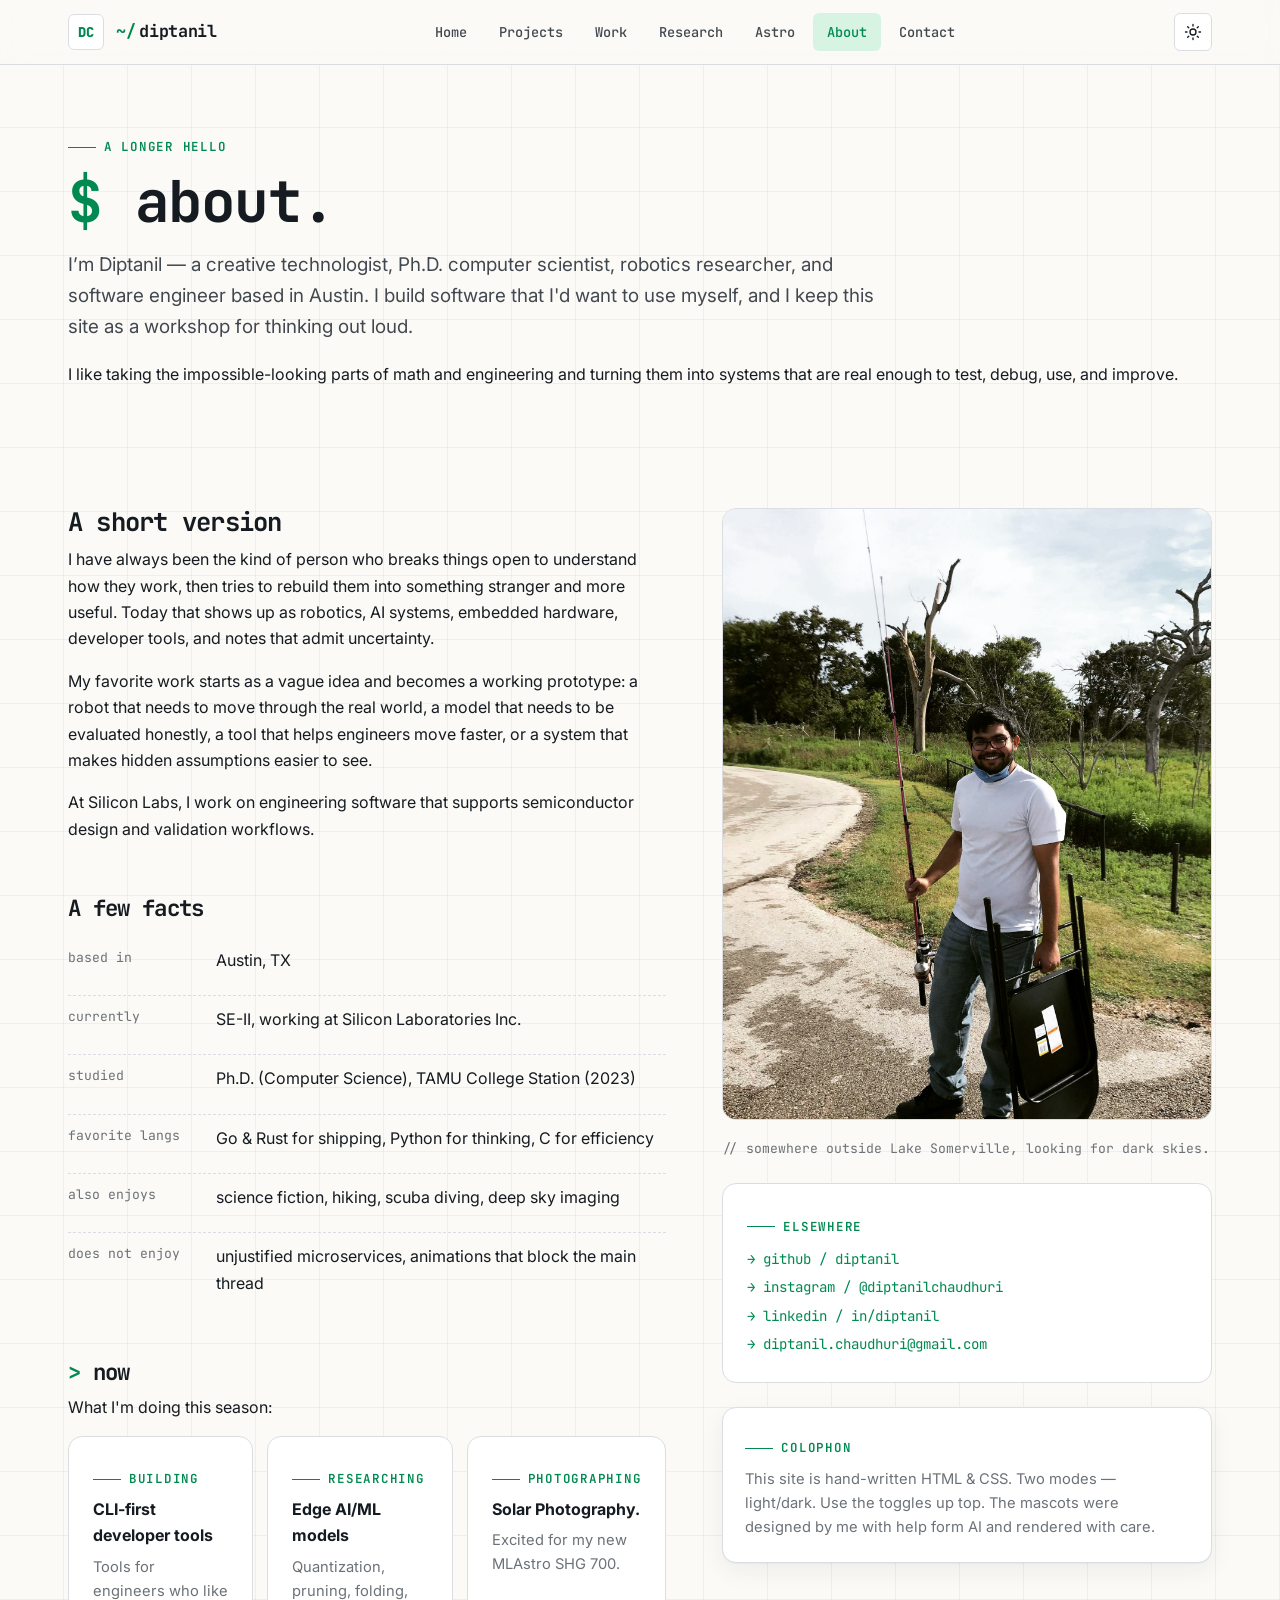
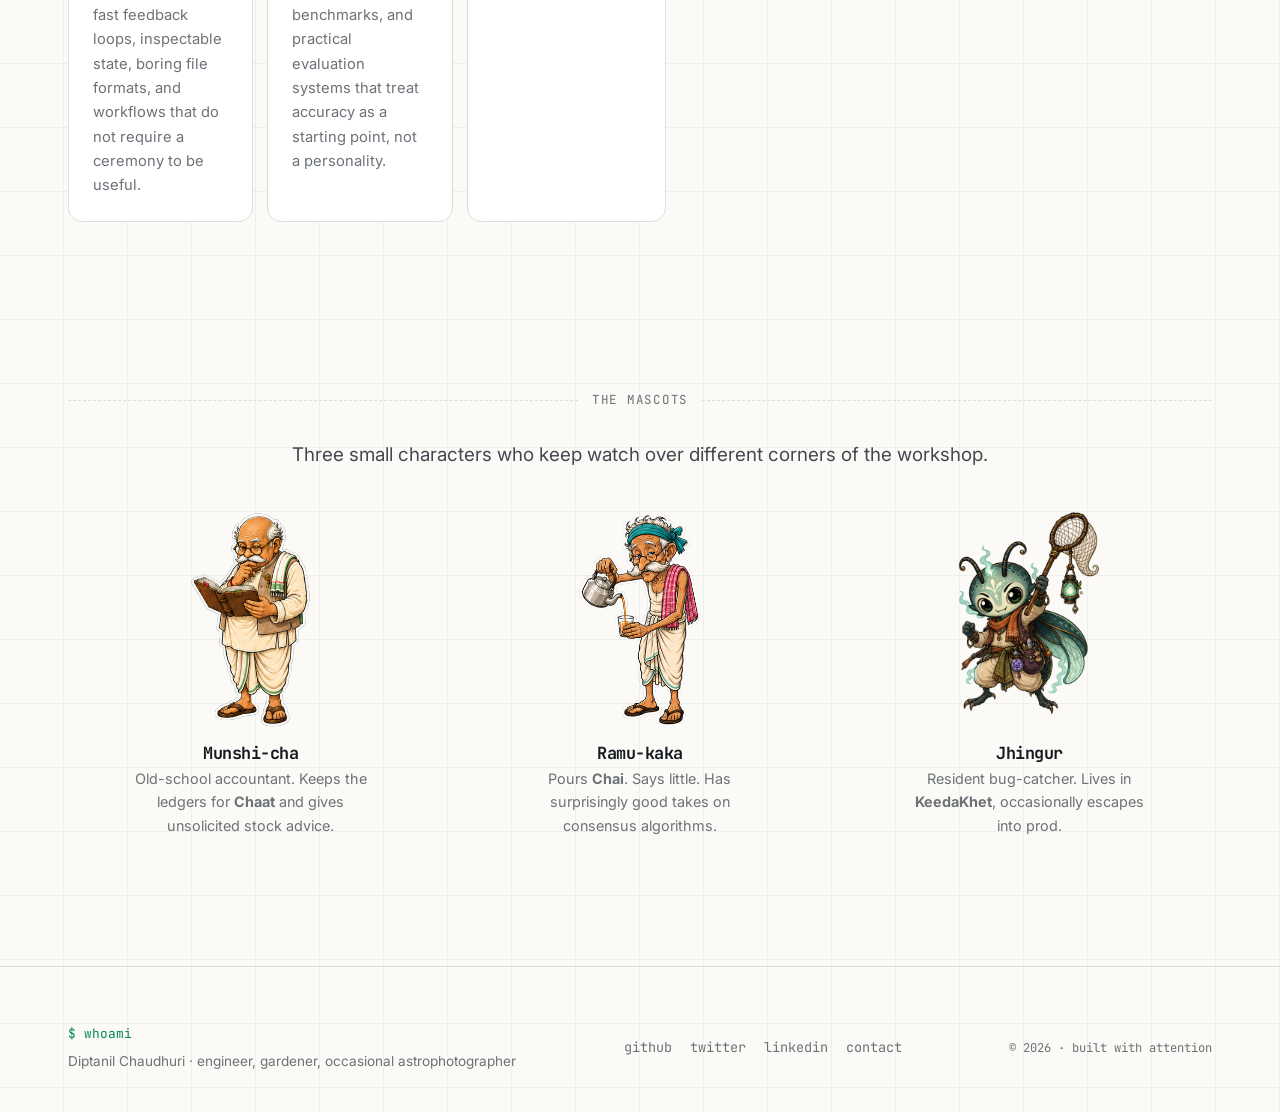
<file: about.html>
<!doctype html>
<html lang="en" data-theme="modern" data-mode="light">
  <head>
    <meta charset="utf-8">
    <meta name="viewport" content="width=device-width,initial-scale=1">
    <title>About — Diptanil Chaudhuri</title>
    <link rel="stylesheet" href="assets/css/style.css">
    <script src="assets/js/partials.js" defer></script>
    <script src="assets/js/index.js" defer></script>
  </head>
  <body data-page="about">
    <div id="site-header"></div>

    <main>
      <section class="page-title">
        <div class="container">
          <span class="eyebrow">a longer hello</span>
          <h1 class="h-prompt">about.</h1>
          <p class="lead">
            I’m Diptanil — a creative technologist, Ph.D. computer scientist,
            robotics researcher, and software engineer based in Austin.
            I build software that I'd want to use myself,
            and I keep this site as a workshop for thinking out loud.
          </p>
          <p>
            I like taking the impossible-looking parts
            of math and engineering and turning them into systems that are real enough to test,
            debug, use, and improve.
          </p>
        </div>
      </section>

      <!-- ABOUT  -->
      <section class="section">
        <div class="container">
          <div class="about-grid">
            <div>
              <h2 style="font-size: 1.6rem">A short version</h2>
              <p>
                I have always been the kind of person who breaks things open to understand how they work,
                then tries to rebuild them into something stranger and more useful. Today that shows up as
                robotics, AI systems, embedded hardware, developer tools, and notes that admit uncertainty.
              </p>
              <p>
                My favorite work starts as a vague idea and becomes a working prototype: a robot that needs
                to move through the real world, a model that needs to be evaluated honestly, a tool that helps
                engineers move faster, or a system that makes hidden assumptions easier to see.
              </p>
              <p>
                At Silicon Labs, I work on engineering software that supports semiconductor design and
                validation workflows.
              </p>

              <h2 style="margin-top: 2.4em; font-size: 1.4rem">A few facts</h2>
              <div class="facts">
                <div class="fact"><div class="k">based in</div><div class="v">Austin, TX</div></div>
                <div class="fact"><div class="k">currently</div><div class="v">SE-II, working at Silicon Laboratories Inc.</div></div>
                <div class="fact"><div class="k">studied</div><div class="v">Ph.D. (Computer Science), TAMU College Station (2023)</div></div>
                <div class="fact"><div class="k">favorite langs</div><div class="v">Go &amp; Rust for shipping, Python for thinking, C for efficiency</div></div>
                <div class="fact"><div class="k">also enjoys</div><div class="v">science fiction, hiking, scuba diving, deep sky imaging</div></div>
                <div class="fact"><div class="k">does not enjoy</div><div class="v">unjustified microservices, animations that block the main thread</div></div>
              </div>

              <h2 style="margin-top: 2.4em; font-size: 1.4rem" class="h-dollar">now</h2>
              <p>What I'm doing this season:</p>
              <div class="now-grid">
                <div class="card">
                  <div class="eyebrow" style="margin-bottom:6px">building</div>
                  <strong>CLI-first developer tools</strong>
                  <p class="muted" style="margin:6px 0 0; font-size:.92rem">
                    Tools for engineers who like fast feedback loops,
                    inspectable state, boring file formats,
                    and workflows that do not require a ceremony to be useful.
                  </p>
                </div>
                <div class="card">
                  <div class="eyebrow" style="margin-bottom:6px">researching</div>
                  <strong>Edge AI/ML models</strong>
                  <p class="muted" style="margin:6px 0 0; font-size:.92rem">
                    Quantization, pruning, folding, benchmarks,
                    and practical evaluation systems that treat
                    accuracy as a starting point, not a personality.
                  </p>
                </div>
                <div class="card">
                  <div class="eyebrow" style="margin-bottom:6px">photographing</div>
                  <strong>Solar Photography.</strong>
                  <p class="muted" style="margin:6px 0 0; font-size:.92rem">
                    Excited for my new MLAstro SHG 700.
                  </p>
                </div>
              </div>
            </div>

            <aside>
              <div class="portrait">
                <img src="assets/images/personal/portrait-field.jpg" alt="Diptanil in a field">
              </div>
              <div style="margin-top: 18px; font-family: var(--font-mono),serif; font-size: .82rem; color: var(--muted);">
                // somewhere outside Lake Somerville, looking for dark skies.
              </div>

              <div class="card" style="margin-top: 24px;">
                <div class="eyebrow" style="margin-bottom:8px">elsewhere</div>
                <ul style="list-style: none; padding:0; margin:0; font-family: var(--font-mono),serif; font-size:.88rem; line-height: 2;">
                  <li><a href="https://github.com/" target="_blank" rel="noopener">→ github / diptanil</a></li>
                  <li><a href="https://instagram.com/" target="_blank" rel="noopener">→ instagram / @diptanilchaudhuri</a></li>
                  <li><a href="https://linkedin.com/" target="_blank" rel="noopener">→ linkedin / in/diptanil</a></li>
                  <li><a href="mailto:diptanil.chaudhuri@gmail.com">→ diptanil.chaudhuri@gmail.com</a></li>
                </ul>
              </div>

              <div class="frame" style="margin-top: 24px;">
                <div class="eyebrow" style="margin-bottom:8px">colophon</div>
                <p class="muted" style="font-size:.92rem; margin:0;">
                  This site is hand-written HTML &amp; CSS. Two modes —
                  light/dark. Use the toggles up top. The mascots were designed by me
                  with help form AI
                  and rendered with care.
                </p>
              </div>
            </aside>
          </div>
        </div>
      </section>

      <!-- SHOP STAFF (mascot strip) -->
      <section class="section">
        <div class="container">
          <div class="section-divider"><span>the mascots</span></div>
          <p class="lead" style="text-align:center; margin: 0 auto;">
            Three small characters who keep watch over different corners of the workshop.
          </p>

          <div class="mascot-strip">
            <div class="mc">
              <img src="assets/images/mascots/munshi-reading.png" alt="Munshi-cha">
              <h4>Munshi-cha</h4>
              <p>Old-school accountant. Keeps the ledgers for <strong>Chaat</strong> and gives unsolicited stock advice.</p>
            </div>
            <div class="mc">
              <img src="assets/images/mascots/ramu-pour.png" alt="Ramu-kaka">
              <h4>Ramu-kaka</h4>
              <p>Pours <strong>Chai</strong>. Says little. Has surprisingly good takes on consensus algorithms.</p>
            </div>
            <div class="mc">
              <img src="assets/images/mascots/jhingur-net.png" alt="Jhingur">
              <h4>Jhingur</h4>
              <p>Resident bug-catcher. Lives in <strong>KeedaKhet</strong>, occasionally escapes into prod.</p>
            </div>
          </div>
        </div>
      </section>


    </main>

    <div id="site-footer"></div>
  </body>
</html>
</file>
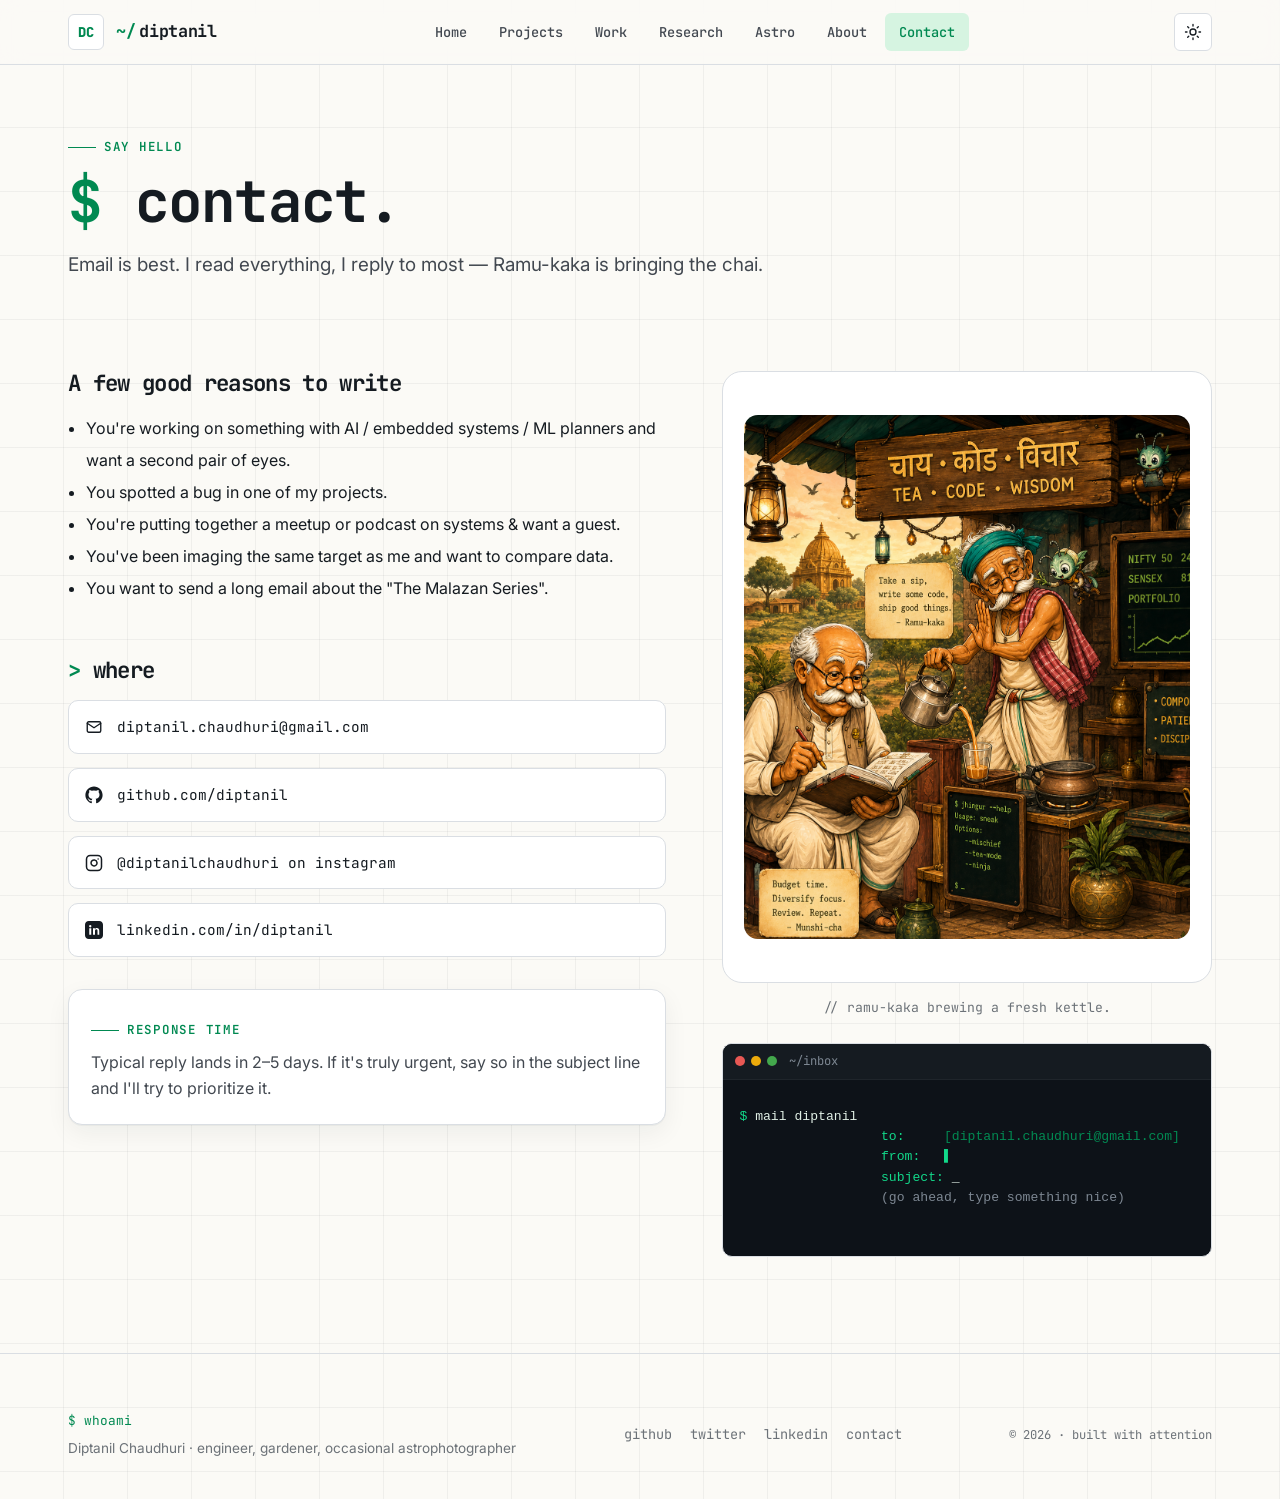
<file: contact.html>
<!doctype html>
<html lang="en" data-theme="modern" data-mode="light">
  <head>
    <meta charset="utf-8">
    <meta name="viewport" content="width=device-width,initial-scale=1">
    <title>Contact — Diptanil Chaudhuri</title>
    <link rel="stylesheet" href="assets/css/style.css">
    <script src="assets/js/partials.js" defer></script>
    <script src="assets/js/index.js" defer></script>
  </head>
  <body data-page="contact">
    <div id="site-header"></div>

    <main>
      <section class="page-title">
        <div class="container">
          <span class="eyebrow">say hello</span>
          <h1 class="h-prompt">contact.</h1>
          <p class="lead">
            Email is best. I read everything, I reply to most —
            Ramu-kaka is bringing the chai.
          </p>
        </div>
      </section>

      <section class="section tight">
        <div class="container">
          <div class="contact-layout">
            <div>
              <h2 style="font-size: 1.4rem">A few good reasons to write</h2>
              <ul style="line-height: 2; padding-left: 18px;">
                <li>You're working on something with AI / embedded systems / ML planners and want a second pair of eyes.</li>
                <li>You spotted a bug in one of my projects.</li>
                <li>You're putting together a meetup or podcast on systems &amp; want a guest.</li>
                <li>You've been imaging the same target as me and want to compare data.</li>
                <li>You want to send a long email about the "The Malazan Series".</li>
              </ul>

              <h2 style="margin-top: 2.4em; font-size: 1.4rem" class="h-dollar">where</h2>

              <div class="contact-list">
                <a href="mailto:diptanil.chaudhuri@gmail.com" target="_blank" rel="noopener">
                  <svg viewBox="0 0 24 24" fill="none" stroke="currentColor" stroke-width="1.8" stroke-linecap="round" stroke-linejoin="round"><rect x="3" y="5" width="18" height="14" rx="2"/><path d="m3 7 9 6 9-6"/></svg>
                  diptanil.chaudhuri@gmail.com
                </a>
                <a href="https://github.com/" target="_blank" rel="noopener">
                  <svg viewBox="0 0 24 24" fill="currentColor"><path d="M12 .5C5.65.5.5 5.66.5 12.02c0 5.09 3.29 9.4 7.86 10.93.57.1.78-.25.78-.55 0-.27-.01-1.16-.02-2.1-3.2.7-3.87-1.36-3.87-1.36-.52-1.33-1.27-1.69-1.27-1.69-1.04-.71.08-.7.08-.7 1.15.08 1.76 1.18 1.76 1.18 1.02 1.76 2.69 1.25 3.34.96.1-.74.4-1.25.73-1.54-2.55-.29-5.24-1.28-5.24-5.69 0-1.26.45-2.29 1.18-3.1-.12-.29-.51-1.46.11-3.04 0 0 .96-.31 3.16 1.18a10.95 10.95 0 0 1 5.76 0c2.2-1.49 3.16-1.18 3.16-1.18.62 1.58.23 2.75.11 3.04.74.81 1.18 1.84 1.18 3.1 0 4.42-2.69 5.39-5.26 5.68.41.36.78 1.06.78 2.13 0 1.54-.01 2.78-.01 3.16 0 .31.21.66.79.55 4.57-1.53 7.85-5.84 7.85-10.93C23.5 5.66 18.34.5 12 .5z"/></svg>
                  github.com/diptanil
                </a>
                <a href="https://twitter.com/" target="_blank" rel="noopener">
                  <svg viewBox="0 0 24 24" fill="none" stroke="currentColor" stroke-width="2" stroke-linecap="round" stroke-linejoin="round">
                    <rect x="2" y="2" width="20" height="20" rx="5" ry="5"></rect>
                    <path d="M16 11.37A4 4 0 1 1 12.63 8 4 4 0 0 1 16 11.37z"></path>
                    <line x1="17.5" y1="6.5" x2="17.51" y2="6.5"></line>
                  </svg>
                  @diptanilchaudhuri on instagram
                </a>
                <a href="https://linkedin.com/" target="_blank" rel="noopener">
                  <svg viewBox="0 0 24 24" fill="currentColor"><path d="M19 0H5C2.24 0 0 2.24 0 5v14c0 2.76 2.24 5 5 5h14c2.76 0 5-2.24 5-5V5c0-2.76-2.24-5-5-5zM8.34 18.34H5.67V9.67h2.67v8.67zm-1.34-9.84a1.55 1.55 0 1 1 0-3.1 1.55 1.55 0 0 1 0 3.1zm12.34 9.84h-2.67v-4.67c0-1.11-.02-2.54-1.55-2.54-1.55 0-1.78 1.21-1.78 2.46v4.75h-2.67V9.67h2.56v1.18h.04c.36-.68 1.23-1.4 2.53-1.4 2.7 0 3.2 1.78 3.2 4.1v4.79z"/></svg>
                  linkedin.com/in/diptanil
                </a>
              </div>

              <div class="frame" style="margin-top: 32px;">
                <div class="eyebrow" style="margin-bottom:8px">response time</div>
                <p style="margin:0; color: var(--ink-soft)">
                  Typical reply lands in 2–5 days. If it's truly urgent,
                  say so in the subject line and I'll try to prioritize it.
                </p>
              </div>
            </div>

            <aside>
              <div class="contact-art" aria-hidden="true">
                <img class="light-only" src="assets/images/mascot-scenes/contact_banner.png" alt="">
                <img class="dark-only" src="assets/images/mascot-scenes/contact_banner-dark.png" alt="">
              </div>
              <p class="muted" style="font-family: var(--font-mono),serif; font-size: .82rem; text-align:center; margin-top: 14px;">
                // ramu-kaka brewing a fresh kettle.
              </p>

              <div class="terminal" style="margin-top: 24px;">
                <div class="terminal-bar"><span class="dots"><i class="dot"></i><i class="dot"></i><i class="dot"></i></span><span class="title">~/inbox</span></div>
                <pre class="terminal-body"><span class="term-prompt">$</span> mail diptanil
                  <span class="term-key">to:    </span> <a href="mailto:diptanil.chaudhuri@gmail.com">[diptanil.chaudhuri@gmail.com]</a>
                  <span class="term-key">from:  </span> <span class="term-cursor"></span>
                  <span class="term-key">subject:</span> _
                  <span class="term-dim">(go ahead, type something nice)</span>
                </pre>
              </div>
            </aside>
          </div>
        </div>
      </section>
    </main>

    <div id="site-footer"></div>
  </body>
</html>
</file>
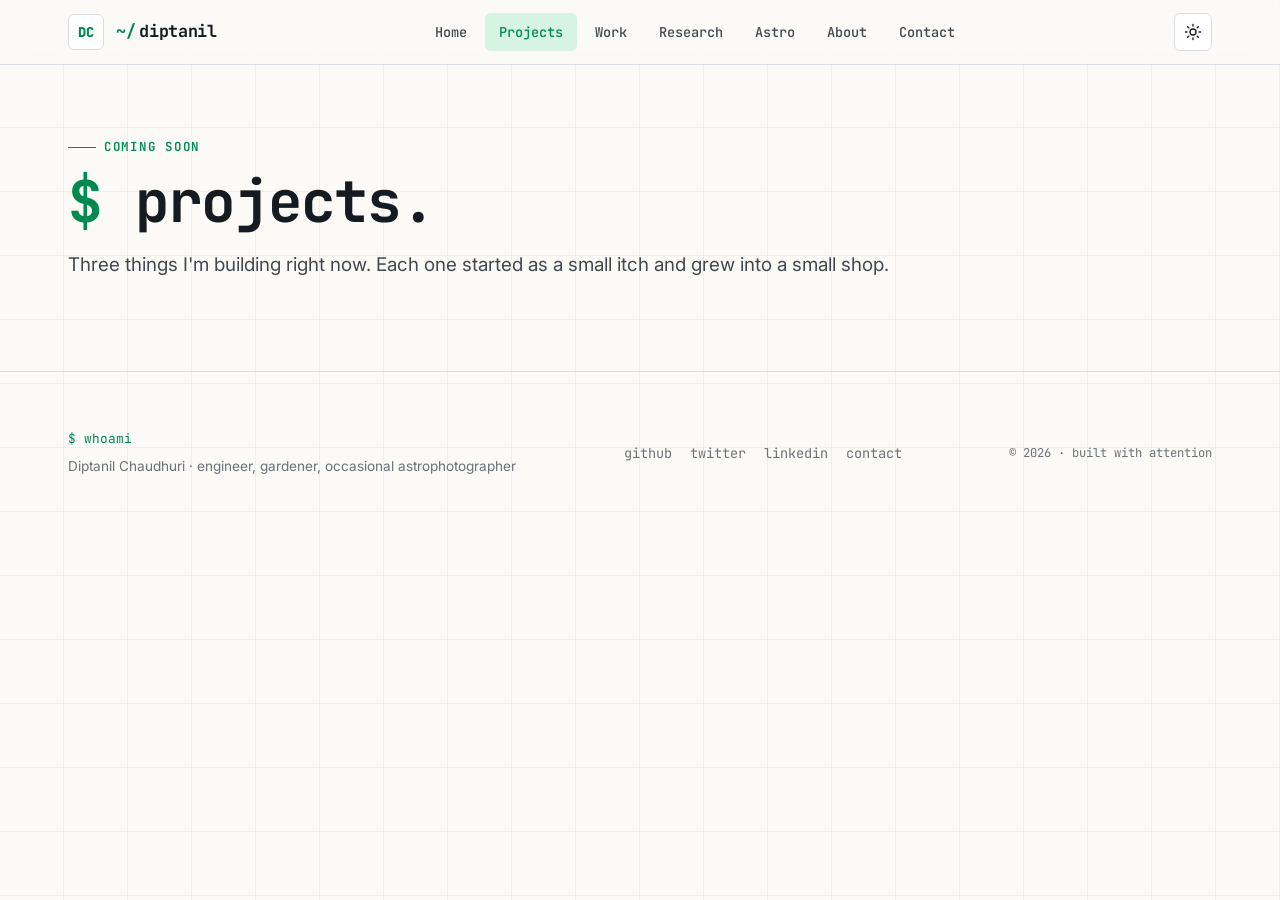
<file: projects.html>
<!doctype html>
<html lang="en" data-theme="modern" data-mode="light">
<head>
<meta charset="utf-8">
<meta name="viewport" content="width=device-width,initial-scale=1">
<title>Projects — Diptanil Chaudhuri</title>
<link rel="stylesheet" href="assets/css/style.css">
<script src="assets/js/partials.js" defer></script>
<script src="assets/js/index.js" defer></script>
</head>
<body data-page="projects">
<div id="site-header"></div>

<main>
  <section class="page-title">
    <div class="container">
      <span class="eyebrow">coming soon</span>
      <h1 class="h-prompt">projects.</h1>
      <p class="lead">
        Three things I'm building right now. Each one started as a small itch and grew into a small shop.
      </p>
    </div>
  </section>

</main>

<div id="site-footer"></div>
</body>
</html>
</file>
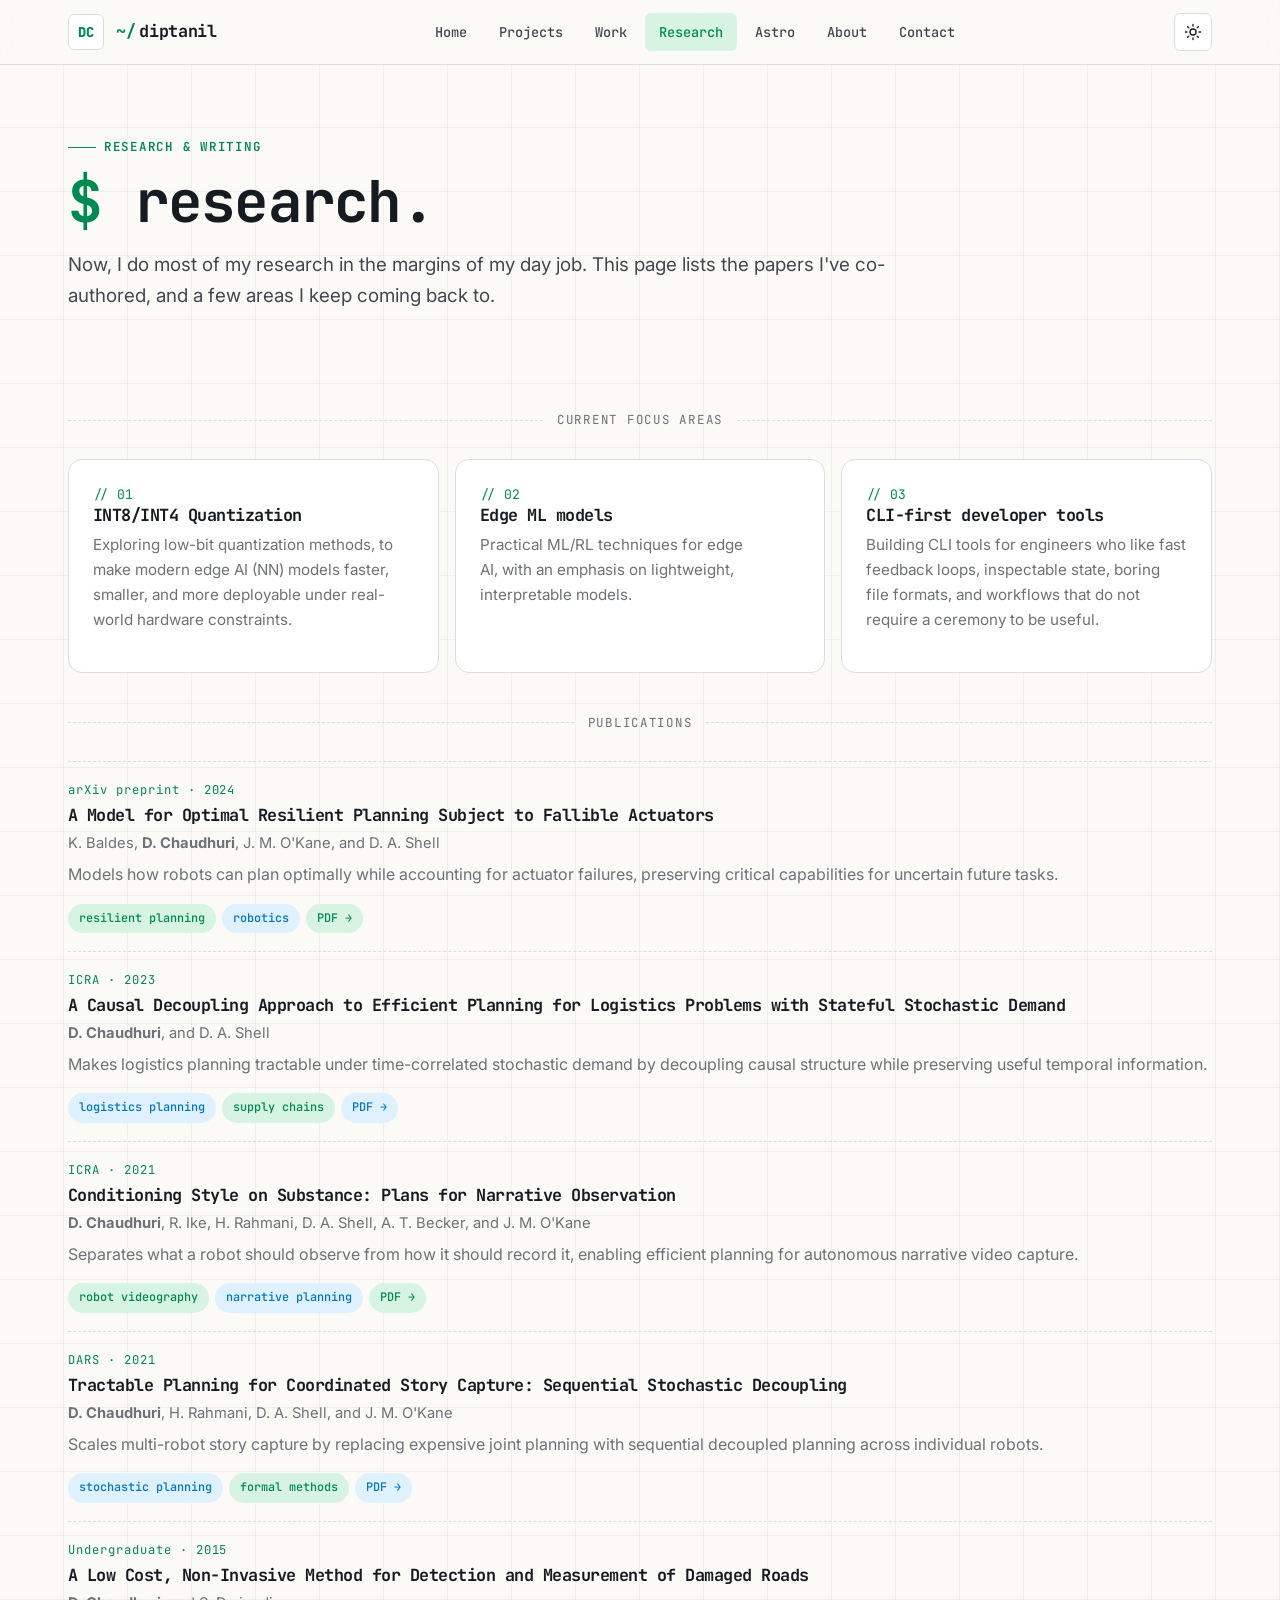
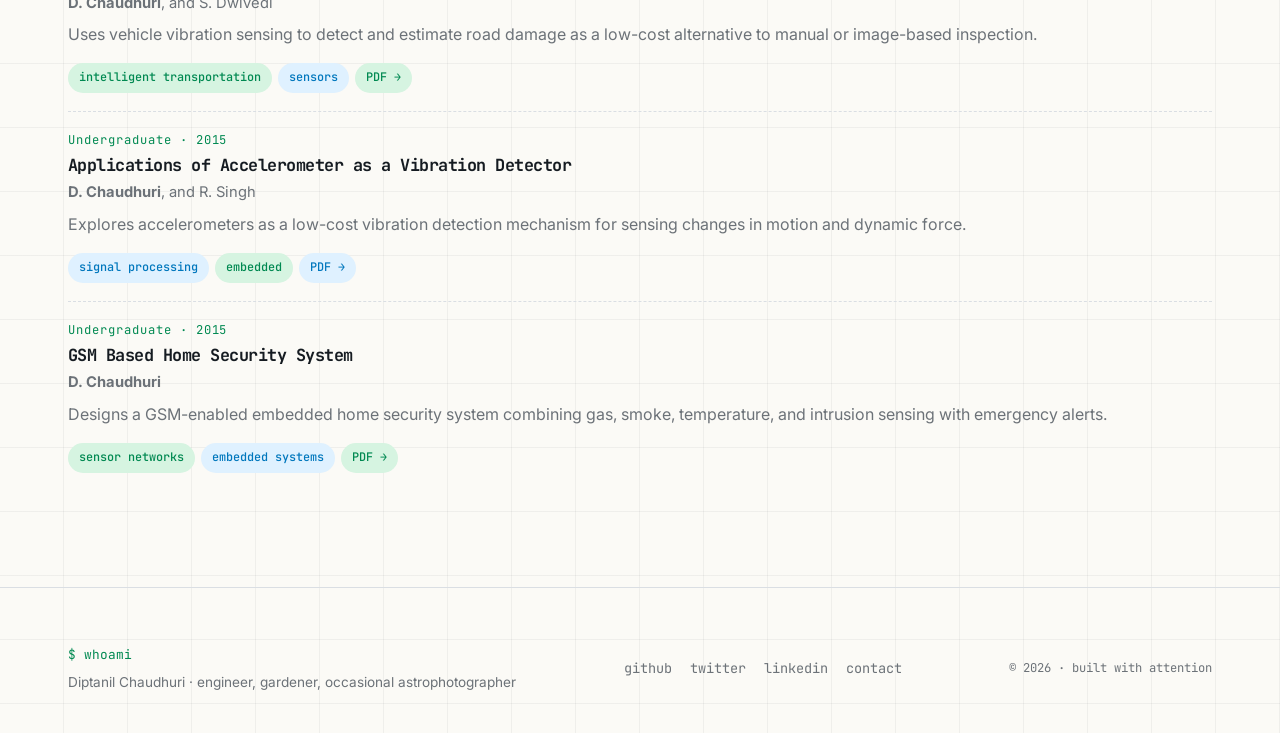
<file: research.html>
<!doctype html>
<html lang="en" data-theme="modern" data-mode="light">
<head>
  <meta charset="utf-8">
  <meta name="viewport" content="width=device-width,initial-scale=1">
  <title>Research — Diptanil Chaudhuri</title>
  <link rel="stylesheet" href="assets/css/style.css">
  <script src="assets/js/partials.js" defer></script>
  <script src="assets/js/index.js" defer></script>
</head>
<body data-page="research">
<div id="site-header"></div>

<main>
  <section class="page-title">
    <div class="container">
      <span class="eyebrow">research &amp; writing</span>
      <h1 class="h-prompt">research.</h1>
      <p class="lead">
        Now, I do most of my research in the margins of my day job.
        This page lists the papers I've co-authored, and a few areas
        I keep coming back to.
      </p>
    </div>
  </section>

  <section class="section tight">
    <div class="container">
      <div class="section-divider"><span>current focus areas</span></div>
      <div class="focus">
        <div class="card">
          <div class="num">// 01</div>
          <h3>INT8/INT4 Quantization</h3>
          <p class="muted" style="font-size:.95rem">
            Exploring low-bit quantization methods,
            to make modern edge AI (NN) models faster, smaller, and more deployable
            under real-world hardware constraints.
          </p>
        </div>
        <div class="card">
          <div class="num">// 02</div>
          <h3>Edge ML models</h3>
          <p class="muted" style="font-size:.95rem">
            Practical ML/RL techniques for edge AI, with an emphasis on lightweight, interpretable models.
          </p>
        </div>
        <div class="card">
          <div class="num">// 03</div>
          <h3>CLI-first developer tools</h3>
          <p class="muted" style="font-size:.95rem">
            Building CLI tools for engineers who like fast feedback loops,
            inspectable state, boring file formats,
            and workflows that do not require a ceremony to be useful.
          </p>
        </div>
      </div>

      <div class="section-divider"><span>publications</span></div>

      <div class="pub">
        <div class="pub-venue">arXiv preprint · 2024</div>
        <h3>A Model for Optimal Resilient Planning Subject to Fallible Actuators</h3>
        <div class="authors">K. Baldes, <strong>D. Chaudhuri</strong>, J. M. O'Kane, and D. A. Shell</div>
        <p class="muted" style="margin-top:6px">
          Models how robots can plan optimally while accounting for actuator failures,
          preserving critical capabilities for uncertain future tasks.
        </p>
        <div class="tag-row">
          <span class="tag">resilient planning</span>
          <span class="tag alt">robotics</span>
          <a href="https://arxiv.org/pdf/2405.11402" class="tag" style="text-decoration:none">PDF →</a>
        </div>
      </div>

      <div class="pub">
        <div class="pub-venue">ICRA · 2023</div>
        <h3>A Causal Decoupling Approach to Efficient Planning for Logistics Problems with Stateful Stochastic Demand</h3>
        <div class="authors"><strong>D. Chaudhuri</strong>, and D. A. Shell</div>
        <p class="muted" style="margin-top:6px">
          Makes logistics planning tractable under time-correlated stochastic demand by decoupling
          causal structure while preserving useful temporal information.
        </p>
        <div class="tag-row">
          <span class="tag alt">logistics planning</span>
          <span class="tag">supply chains</span>
          <a href="https://cse-robotics.engr.tamu.edu/dshell/papers/icra2023logistics.pdf" class="tag alt" style="text-decoration:none">PDF →</a>
        </div>
      </div>

      <div class="pub">
        <div class="pub-venue">ICRA · 2021</div>
        <h3>Conditioning Style on Substance: Plans for Narrative Observation</h3>
        <div class="authors"><strong>D. Chaudhuri</strong>, R. Ike, H. Rahmani, D. A. Shell, A. T. Becker, and J. M. O'Kane</div>
        <p class="muted" style="margin-top:6px">
          Separates what a robot should observe from how it should record it, enabling efficient
          planning for autonomous narrative video capture.
        </p>
        <div class="tag-row">
          <span class="tag">robot videography</span>
          <span class="tag alt">narrative planning</span>
          <a href="https://jokane.net/pubs/ChaIke%252B21.pdf" class="tag" style="text-decoration:none">PDF →</a>
        </div>
      </div>

      <div class="pub">
        <div class="pub-venue">DARS · 2021</div>
        <h3>Tractable Planning for Coordinated Story Capture: Sequential Stochastic Decoupling</h3>
        <div class="authors"><strong>D. Chaudhuri</strong>, H. Rahmani, D. A. Shell, and J. M. O'Kane</div>
        <p class="muted" style="margin-top:6px">
          Scales multi-robot story capture by replacing expensive joint planning with
          sequential decoupled planning across individual robots.
        </p>
        <div class="tag-row">
          <span class="tag alt">stochastic planning</span>
          <span class="tag">formal methods</span>
          <a href="https://cse-robotics.engr.tamu.edu/dshell/papers/dars2021story.pdf" class="tag alt" style="text-decoration:none">PDF →</a>
        </div>
      </div>

      <div class="pub">
        <div class="pub-venue">Undergraduate · 2015</div>
        <h3>A Low Cost, Non-Invasive Method for Detection and Measurement of Damaged Roads</h3>
        <div class="authors"><strong>D. Chaudhuri</strong>,  and S. Dwivedi</div>
        <p class="muted" style="margin-top:6px">
          Uses vehicle vibration sensing to detect and estimate road damage as a
          low-cost alternative to manual or image-based inspection.
        </p>
        <div class="tag-row">
          <span class="tag">intelligent transportation</span>
          <span class="tag alt">sensors</span>
          <a href="https://www.erpublication.org/published_paper/IJETR032605.pdf" class="tag" style="text-decoration:none">PDF →</a>
        </div>
      </div>

      <div class="pub">
        <div class="pub-venue">Undergraduate · 2015</div>
        <h3>Applications of Accelerometer as a Vibration Detector</h3>
        <div class="authors"><strong>D. Chaudhuri</strong>,  and R. Singh</div>
        <p class="muted" style="margin-top:6px">
          Explores accelerometers as a low-cost vibration detection mechanism for
          sensing changes in motion and dynamic force.
        </p>
        <div class="tag-row">
          <span class="tag alt">signal processing</span>
          <span class="tag">embedded</span>
          <a href="#" class="tag alt" style="text-decoration:none">PDF →</a>
        </div>
      </div>

      <div class="pub">
        <div class="pub-venue">Undergraduate · 2015</div>
        <h3>GSM Based Home Security System</h3>
        <div class="authors"><strong>D. Chaudhuri</strong></div>
        <p class="muted" style="margin-top:6px">
          Designs a GSM-enabled embedded home security system combining gas,
          smoke, temperature, and intrusion sensing with emergency alerts.
        </p>
        <div class="tag-row">
          <span class="tag">sensor networks</span>
          <span class="tag alt">embedded systems</span>
          <a href="https://www.erpublication.org/published_paper/IJETR031313.pdf" class="tag" style="text-decoration:none">PDF →</a>
        </div>
      </div>


    </div>
  </section>
</main>

<div id="site-footer"></div>
</body>
</html>
</file>
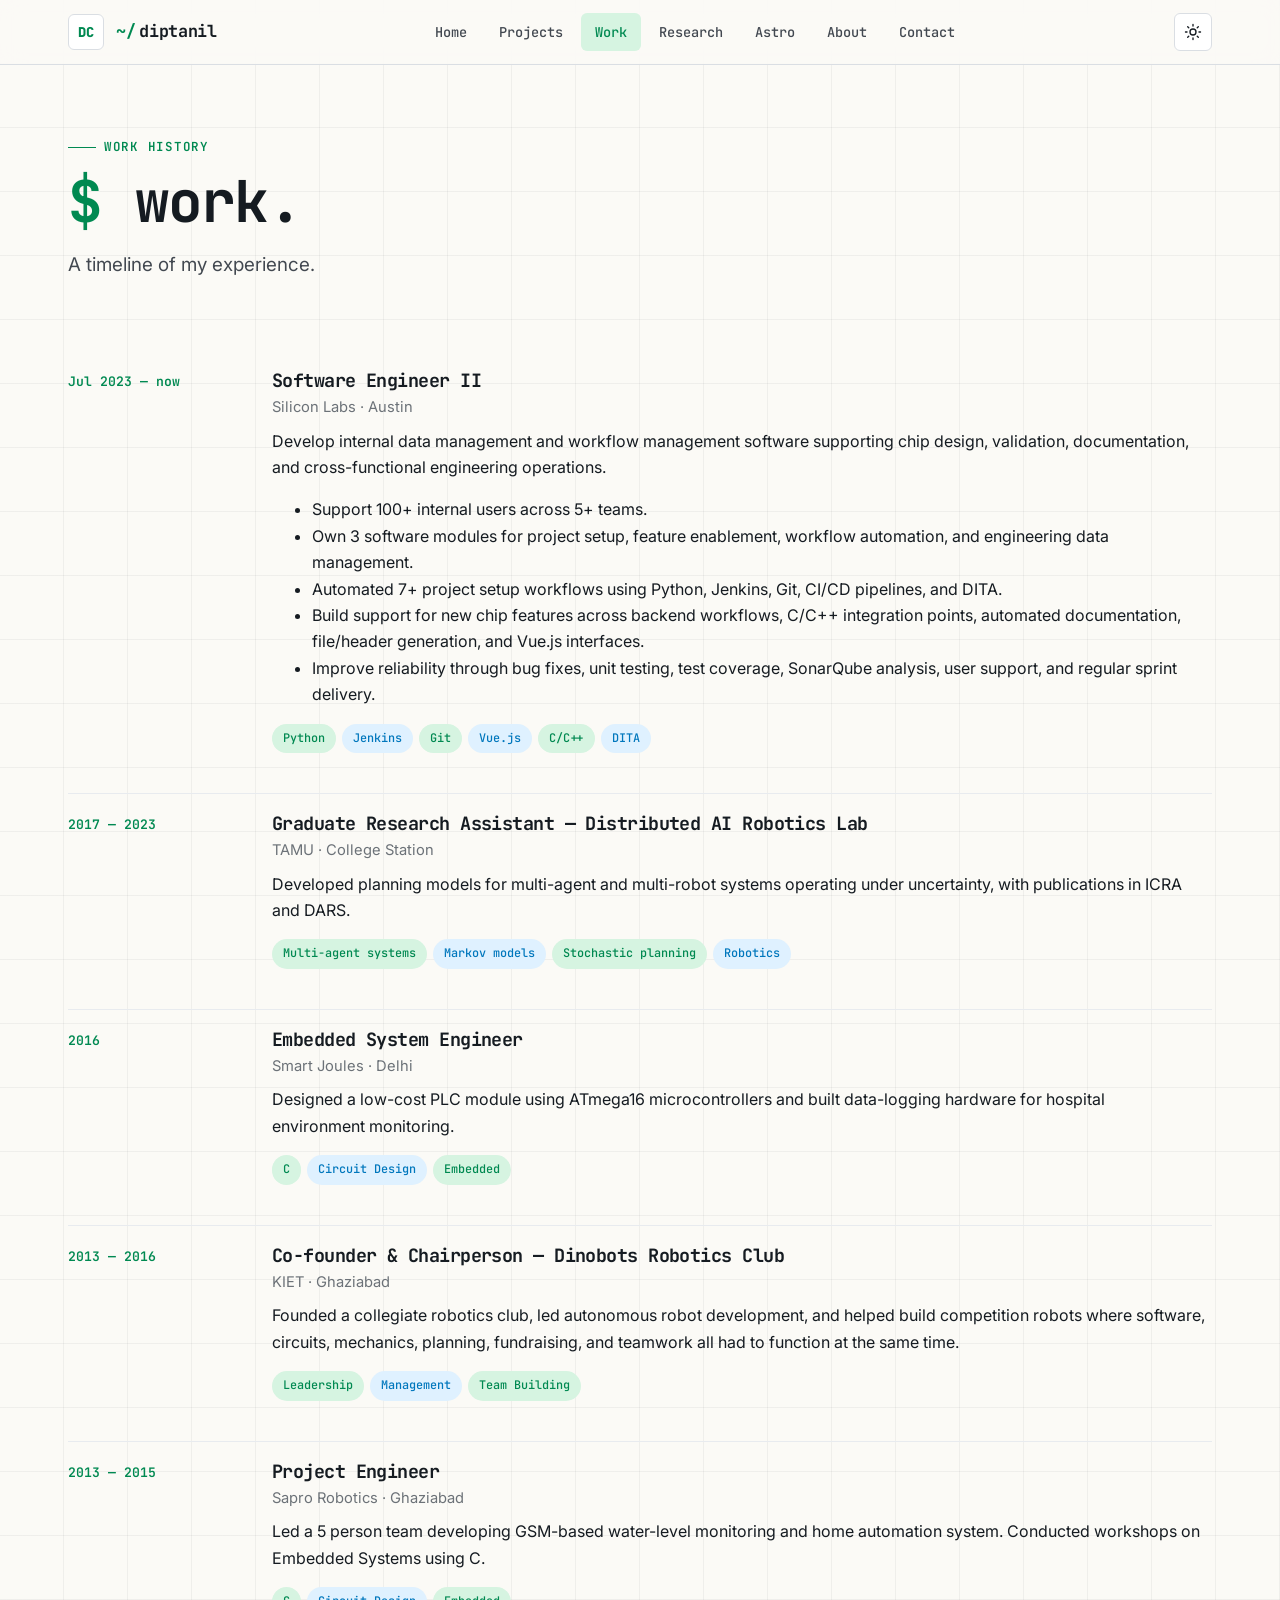
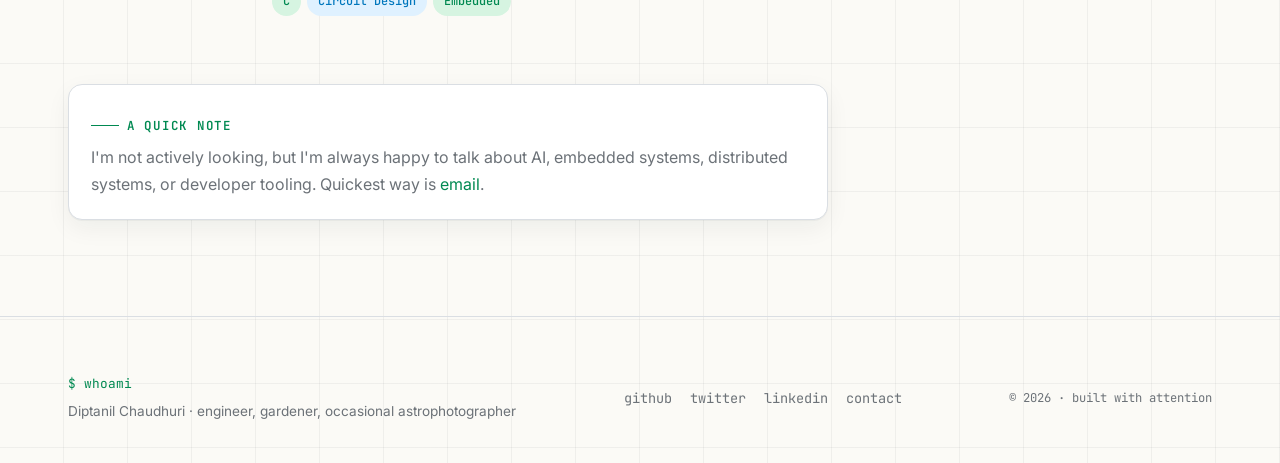
<file: work.html>
<!doctype html>
<html lang="en" data-theme="modern" data-mode="light">
  <head>
    <meta charset="utf-8">
    <meta name="viewport" content="width=device-width,initial-scale=1">
    <title>Work — Diptanil Chaudhuri</title>
    <link rel="stylesheet" href="assets/css/style.css">
    <script src="assets/js/partials.js" defer></script>
    <script src="assets/js/index.js" defer></script>
  </head>
  <body data-page="work">
    <div id="site-header"></div>

    <main>
      <section class="page-title">
        <div class="container">
          <span class="eyebrow">work history</span>
          <h1 class="h-prompt">work.</h1>
          <p class="lead">
            A timeline of my experience.
          </p>
        </div>
      </section>

      <section class="section tight">
        <div class="container">
          <div class="timeline">
            <div class="timeline-item">
              <div class="timeline-date">Jul 2023 — now</div>
              <div>
                <h3>Software Engineer II</h3>
                <div class="role-org">Silicon Labs · Austin</div>
                <p>
                  Develop internal data management and workflow management software supporting chip design,
                  validation, documentation, and cross-functional engineering operations.
                </p>
                <ul>
                  <li>Support 100+ internal users across 5+ teams.</li>
                  <li>Own 3 software modules for project setup, feature enablement, workflow automation, and engineering data management.</li>
                  <li>Automated 7+ project setup workflows using Python, Jenkins, Git, CI/CD pipelines, and DITA.</li>
                  <li>Build support for new chip features across backend workflows, C/C++ integration points, automated documentation, file/header generation, and Vue.js interfaces.</li>
                  <li>Improve reliability through bug fixes, unit testing, test coverage, SonarQube analysis, user support, and regular sprint delivery.</li>
                </ul>
                <div class="tag-row">
                  <span class="tag">Python</span>
                  <span class="tag alt">Jenkins</span>
                  <span class="tag">Git</span>
                  <span class="tag alt">Vue.js</span>
                  <span class="tag">C/C++</span>
                  <span class="tag alt">DITA</span>
                </div>
              </div>
            </div>

            <div class="timeline-item">
              <div class="timeline-date">2017 — 2023</div>
              <div>
                <h3>Graduate Research Assistant — Distributed AI Robotics Lab</h3>
                <div class="role-org">TAMU · College Station</div>
                <p>
                  Developed planning models for multi-agent and multi-robot systems operating under uncertainty,
                  with publications in ICRA and DARS.
                </p>
                <div class="tag-row">
                  <span class="tag">Multi-agent systems</span>
                  <span class="tag alt">Markov models</span>
                  <span class="tag">Stochastic planning</span>
                  <span class="tag alt">Robotics</span>
                </div>
              </div>
            </div>

            <div class="timeline-item">
              <div class="timeline-date">2016</div>
              <div>
                <h3>Embedded System Engineer</h3>
                <div class="role-org">Smart Joules · Delhi</div>
                <p>
                  Designed a low-cost PLC module using ATmega16 microcontrollers and built data-logging hardware
                  for hospital environment monitoring.
                </p>
                <div class="tag-row">
                  <span class="tag">C</span>
                  <span class="tag alt">Circuit Design</span>
                  <span class="tag">Embedded</span>
                </div>
              </div>
            </div>

            <div class="timeline-item">
              <div class="timeline-date">2013 — 2016</div>
              <div>
                <h3>Co-founder &amp; Chairperson — Dinobots Robotics Club</h3>
                <div class="role-org">KIET · Ghaziabad</div>
                <p>
                  Founded a collegiate robotics club, led autonomous robot development, and helped build
                  competition robots where software, circuits, mechanics, planning, fundraising, and teamwork
                  all had to function at the same time.
                </p>
                <div class="tag-row">
                  <span class="tag">Leadership</span>
                  <span class="tag alt">Management</span>
                  <span class="tag">Team Building</span>
                </div>
              </div>
            </div>

            <div class="timeline-item">
              <div class="timeline-date">2013 — 2015</div>
              <div>
                <h3>Project Engineer</h3>
                <div class="role-org">Sapro Robotics · Ghaziabad</div>
                <p>
                  Led a 5 person team developing GSM-based water-level monitoring and home automation
                  system. Conducted workshops on Embedded Systems using C.
                </p>
                <div class="tag-row">
                  <span class="tag">C</span>
                  <span class="tag alt">Circuit Design</span>
                  <span class="tag">Embedded</span>
                </div>
              </div>
            </div>
          </div>

          <div class="frame" style="margin-top: 48px; max-width: 760px;">
            <div class="eyebrow" style="margin-bottom:8px">a quick note</div>
            <p class="muted" style="margin:0">
              I'm not actively looking, but I'm always happy to talk about AI,
              embedded systems, distributed systems, or developer tooling. Quickest way is
              <a href="contact.html">email</a>.
            </p>
          </div>
        </div>
      </section>
    </main>

    <div id="site-footer"></div>
  </body>
</html>
</file>
<file: assets/css/style.css>
/* ============================================================
   Diptanil Chaudhuri — website2.0
   Two themes (modern + storybook), each with light/dark.
   ============================================================ */

/* ---------- THEME 1 — MODERN TERMINAL (default) ---------- */
:root,
[data-mode="light"]{
  --font-display:"JetBrains Mono", ui-monospace, SFMono-Regular, Menlo, Consolas, monospace;
  --font-body:"Inter", ui-sans-serif, system-ui, -apple-system, "Segoe UI", Roboto, sans-serif;
  --font-mono:"JetBrains Mono", ui-monospace, SFMono-Regular, Menlo, Consolas, monospace;

  --bg: oklch(0.985 0.005 95);
  --paper: oklch(1 0 0);
  --ink: oklch(0.22 0.015 250);
  --ink-soft: oklch(0.40 0.015 250);
  --muted: oklch(0.55 0.012 250);
  --line: oklch(0.90 0.008 250);
  --line-soft: oklch(0.94 0.006 250);

  --accent: oklch(0.55 0.14 158);          /* terminal green */
  --accent-soft: oklch(0.94 0.04 158);
  --accent-2: oklch(0.55 0.14 245);        /* secondary blue */
  --accent-2-soft: oklch(0.95 0.03 245);
  --warn: oklch(0.65 0.15 60);

  --terminal-bg: oklch(0.18 0.015 250);
  --terminal-fg: oklch(0.94 0.02 158);
  --terminal-prompt: oklch(0.78 0.18 158);
  --terminal-dim: oklch(0.62 0.02 250);

  --shadow-sm: 0 1px 0 rgba(20,30,42,.04), 0 2px 6px rgba(20,30,42,.04);
  --shadow-md: 0 1px 0 rgba(20,30,42,.04), 0 8px 24px rgba(20,30,42,.06);
  --shadow-lg: 0 12px 40px rgba(20,30,42,.10);

  --radius-sm: 6px;
  --radius-md: 10px;
  --radius-lg: 14px;
  --radius-xl: 20px;

  --grid: rgba(20,30,42,.05);

  --app-bg: #ffffff;
  --app-fg: oklch(0.2 0 0);
  --app-bar-bg: oklch(0.98 0.003 250);
  --app-fg-dim: oklch(0.5 0 0);
}

[data-mode="dark"]{
  --bg: oklch(0.16 0.015 250);
  --paper: oklch(0.20 0.018 250);
  --ink: oklch(0.96 0.008 250);
  --ink-soft: oklch(0.85 0.015 250);
  --muted: oklch(0.65 0.018 250);
  --line: oklch(0.30 0.018 250);
  --line-soft: oklch(0.25 0.015 250);

  --accent: oklch(0.78 0.18 158);
  --accent-soft: oklch(0.30 0.06 158);
  --accent-2: oklch(0.78 0.13 245);
  --accent-2-soft: oklch(0.28 0.05 245);

  --terminal-bg: oklch(0.12 0.012 250);
  --terminal-fg: oklch(0.92 0.02 158);
  --terminal-prompt: oklch(0.82 0.20 158);
  --terminal-dim: oklch(0.55 0.012 250);

  --shadow-sm: 0 1px 0 rgba(0,0,0,.3), 0 2px 6px rgba(0,0,0,.3);
  --shadow-md: 0 8px 24px rgba(0,0,0,.35);
  --shadow-lg: 0 14px 40px rgba(0,0,0,.45);

  --grid: rgba(255,255,255,.04);
}

/* ============================================================
   BASE
   ============================================================ */
*{box-sizing:border-box}
html{scroll-behavior:smooth}
body{
  margin:0;
  font-family: var(--font-body), serif;
  color: var(--ink);
  background: var(--bg);
  line-height:1.65;
  font-size: 16px;
  -webkit-font-smoothing: antialiased;
  text-rendering: optimizeLegibility;
  transition: background-color .25s ease, color .25s ease;
  background-image:
          linear-gradient(var(--grid) 1px, transparent 1px),
          linear-gradient(90deg, var(--grid) 1px, transparent 1px);
  background-size: 64px 64px, 64px 64px;
  background-position: -1px -1px;
}

a{ color: var(--accent); text-decoration: none; }
a:hover{ text-decoration: underline; text-underline-offset: 3px; }

img{ max-width:100%; display:block; }

::selection{ background: var(--accent); color: var(--paper); }

/* ============================================================
   TYPOGRAPHY
   ============================================================ */
h1,h2,h3,h4{
  margin: 0 0 0.4em;
  line-height: 1.1;
  color: var(--ink);
  text-wrap: balance;
  font-family: var(--font-display), serif;
  font-weight: 700;
  letter-spacing: -0.03em;
}

.mono{
  font-family: var(--font-mono), serif; }
.serif{
  font-family: var(--font-display), serif; }

p{ margin:0 0 1em; text-wrap: pretty; }

.lead{
  font-size: 1.18rem;
  color: var(--ink-soft);
  max-width: 60ch;
}

.muted{ color: var(--muted); }

/* ============================================================
   LAYOUT
   ============================================================ */
.container{
  width: 100%;
  max-width: 1200px;
  margin: 0 auto;
  padding: 0 28px;
}

main{ position: relative; z-index: 1; }

.section{
  padding: 80px 0;
  position: relative;
}

.section.tight{ padding: 48px 0; }

.section-head{
  display: flex;
  justify-content: space-between;
  align-items: end;
  gap: 32px;
  margin-bottom: 36px;
  flex-wrap: wrap;
}

.section-head h2{
  font-size: clamp(1.6rem, 2.6vw, 2.4rem);
  margin: 6px 0 0;
}

.section-head .right{
  font-family: var(--font-mono), serif;
  font-size: .88rem;
  color: var(--muted);
}

.section-head .right a{
  color: var(--accent);
}

.eyebrow{
  display: inline-flex;
  align-items: center;
  gap: 8px;
  font-family: var(--font-mono), serif;
  font-size: .78rem;
  font-weight: 600;
  letter-spacing: .14em;
  text-transform: uppercase;
  color: var(--accent);
}

.eyebrow::before{
  content: "";
  width: 28px;
  height: 1px;
  background: var(--accent);
}

/* ============================================================
   HEADER & NAV
   ============================================================ */
.site-header{
  position: sticky;
  top: 0;
  z-index: 30;
  background: oklch(from var(--bg) l c h / .85);
  backdrop-filter: blur(12px);
  -webkit-backdrop-filter: blur(12px);
  border-bottom: 1px solid var(--line);
}

.nav{
  display: flex;
  align-items: center;
  justify-content: space-between;
  gap: 18px;
  height: 64px;
}

.brand{
  display: inline-flex;
  align-items: center;
  gap: 12px;
  font-family: var(--font-display), serif;
  font-weight: 700;
  font-size: 1.05rem;
  color: var(--ink);
  letter-spacing: -0.02em;
}
.brand:hover{ text-decoration: none; }

.brand-mark{
  width: 36px; height: 36px;
  display: grid; place-items: center;
  border-radius: var(--radius-sm);
  border: 1px solid var(--line);
  background: var(--paper);
  color: var(--accent);
  font-weight: 800;
  font-size: .85rem;
  font-family: var(--font-mono), serif;
}

.brand-prompt{ color: var(--accent); margin-right: 4px;
  font-family: var(--font-mono), serif; }

.nav-links{
  display: flex;
  gap: 4px;
  align-items: center;
}

.nav-links a{
  padding: 8px 14px;
  border-radius: var(--radius-sm);
  font-size: .85rem;
  font-weight: 500;
  color: var(--ink-soft);
  font-family: var(--font-mono), serif;
}

.nav-links a:hover{
  color: var(--ink);
  background: var(--line-soft);
  text-decoration: none;
}

.nav-links a.active{
  color: var(--accent);
  background: var(--accent-soft);
}

.nav-controls{
  display: flex;
  gap: 6px;
  align-items: center;
}

.icon-btn{
  width: 38px; height: 38px;
  border: 1px solid var(--line);
  background: var(--paper);
  border-radius: var(--radius-sm);
  display: grid; place-items: center;
  cursor: pointer;
  color: var(--ink);
  transition: background-color .15s, border-color .15s;
}

.icon-btn:hover{ border-color: var(--accent); color: var(--accent); }

.icon-btn svg{ width: 18px; height: 18px; }

.theme-pill{
  display: inline-flex;
  align-items: center;
  gap: 4px;
  border: 1px solid var(--line);
  background: var(--paper);
  border-radius: 999px;
  padding: 4px;
  font-family: var(--font-mono), serif;
  font-size: .72rem;
}

.theme-pill button{
  background: none;
  border: 0;
  padding: 6px 12px;
  border-radius: 999px;
  cursor: pointer;
  font: inherit;
  color: var(--muted);
  font-weight: 600;
  letter-spacing: .04em;
}

.theme-pill button.active{
  background: var(--ink);
  color: var(--bg);
}

.menu-toggle{ display: none; }

/* ============================================================
   BUTTONS
   ============================================================ */
.btn{
  display: inline-flex;
  align-items: center;
  gap: 10px;
  padding: 11px 18px;
  border-radius: var(--radius-md);
  font-family: var(--font-mono), serif;
  font-weight: 500;
  font-size: .88rem;
  border: 1px solid var(--line);
  background: var(--paper);
  color: var(--ink);
  cursor: pointer;
  transition: transform .12s ease, box-shadow .12s ease, border-color .12s ease;
}

.btn:hover{
  text-decoration: none;
  border-color: var(--ink);
  transform: translateY(-1px);
  box-shadow: var(--shadow-md);
}

.btn.primary{
  background: var(--ink);
  color: var(--bg);
  border-color: var(--ink);
}

.btn.primary:hover{
  background: var(--accent);
  color: var(--paper);
  border-color: var(--accent);
}

.btn.accent{
  background: var(--accent);
  color: var(--paper);
  border-color: var(--accent);
}

.btn.ghost{
  background: transparent;
}

.btn-row{
  display: flex;
  gap: 12px;
  flex-wrap: wrap;
  margin-top: 24px;
}

/* ============================================================
   CARDS, GRID, MISC
   ============================================================ */
.grid{ display: grid; gap: 20px; }
.grid-2{ grid-template-columns: repeat(2, 1fr); }
.grid-3{ grid-template-columns: repeat(3, 1fr); }
.grid-4{ grid-template-columns: repeat(4, 1fr); }

.card{
  background: var(--paper);
  border: 1px solid var(--line);
  border-radius: var(--radius-lg);
  padding: 24px;
  position: relative;
}

.card.flat{ box-shadow: none !important; }
.card.elev{ box-shadow: var(--shadow-md); }

.card h3{
  font-size: 1.18rem;
  margin-bottom: 8px;
}

.tag-row{
  display: flex;
  flex-wrap: wrap;
  gap: 6px;
  margin-top: 14px;
}

.tag{
  display: inline-flex;
  align-items: center;
  padding: 4px 10px;
  font-family: var(--font-mono), serif;
  font-size: .74rem;
  border-radius: 999px;
  background: var(--accent-soft);
  color: var(--accent);
  border: 1px solid transparent;
  font-weight: 500;
}

[data-mode="dark"] .tag{
  color: var(--accent);
  background: oklch(from var(--accent) l c h / .15);
}

/* Default: hide the dark version */
.dark-only { display: none; }

/* If data-mode is set to "dark", hide light and show dark */
[data-mode="dark"] .light-only { display: none; }
[data-mode="dark"] .dark-only { display: block; }

.tag.alt{ background: var(--accent-2-soft); color: var(--accent-2); }

/* ============================================================
   TERMINAL PANEL (used everywhere)
   ============================================================ */
.terminal{
  background: var(--terminal-bg);
  color: var(--terminal-fg);
  border-radius: var(--radius-md);
  padding: 0;
  font-family: var(--font-mono), serif;
  font-size: .82rem;
  line-height: 1.55;
  overflow: hidden;
  border: 1px solid var(--line);
}

.terminal-bar{
  display: flex;
  align-items: center;
  gap: 8px;
  padding: 8px 12px;
  background: oklch(from var(--terminal-bg) calc(l + 0.04) c h);
  border-bottom: 1px solid oklch(from var(--terminal-bg) calc(l + 0.08) c h);
}

.terminal-bar .dots{
  display: inline-flex; gap: 6px;
}
.terminal-bar .dot{
  width: 10px; height: 10px; border-radius: 50%;
  background: var(--terminal-dim);
}
.terminal-bar .dot:nth-child(1){ background: oklch(0.65 0.18 25); }
.terminal-bar .dot:nth-child(2){ background: oklch(0.78 0.16 80); }
.terminal-bar .dot:nth-child(3){ background: oklch(0.65 0.16 145); }

.terminal-bar .title{
  font-size: .76rem;
  color: var(--terminal-dim);
  margin-left: 4px;
}

.terminal-body{
  padding: 14px 16px;
  white-space: pre-wrap;
  font-variant-ligatures: none;
}

.term-prompt{ color: var(--terminal-prompt); }
.term-dim{ color: var(--terminal-dim); }
.term-key{ color: var(--terminal-prompt); }
.term-val{ color: var(--terminal-fg); }
.term-ok{ color: oklch(0.78 0.16 145); }
.term-warn{ color: oklch(0.78 0.18 75); }
.term-bad{ color: oklch(0.7 0.18 25); }

.term-cursor::after{
  content: "▌";
  color: var(--terminal-prompt);
  animation: blink 1s steps(2) infinite;
}
@keyframes blink{ 50%{ opacity: 0; } }

/* ============================================================
   APP PANEL (Electron-style desktop window mock)
   ============================================================ */
.app{
  background: var(--app-bg, #ffffff);
  color: var(--app-fg, oklch(0.2 0 0));
  border-radius: var(--radius-md);
  overflow: hidden;
  border: 1px solid var(--line);
  font-family: var(--font-sans, -apple-system, BlinkMacSystemFont, "Segoe UI", system-ui, sans-serif), serif;
  font-size: .85rem;
  line-height: 1.4;
  box-shadow: 0 1px 2px rgba(0,0,0,.04), 0 8px 24px rgba(0,0,0,.06);
}

/* Title bar with traffic lights + centered title */
.app-bar{
  position: relative;
  display: flex;
  align-items: center;
  padding: 10px 14px;
  background: var(--app-bar-bg, oklch(0.98 0.003 250));
  border-bottom: 1px solid var(--line);
}
.app-bar .dots{ display: inline-flex; gap: 6px; }
.app-bar .dot{
  width: 11px; height: 11px; border-radius: 50%;
  background: var(--line);
}
.app-bar .dot:nth-child(1){ background: oklch(0.68 0.19 25); }
.app-bar .dot:nth-child(2){ background: oklch(0.82 0.16 80); }
.app-bar .dot:nth-child(3){ background: oklch(0.7 0.16 145); }
.app-bar .app-title{
  position: absolute;
  left: 50%;
  transform: translateX(-50%);
  font-size: .78rem;
  font-weight: 500;
  color: var(--app-fg-dim, oklch(0.5 0 0));
}

/* Toolbar with tab buttons + live status */
.app-toolbar{
  display: flex;
  align-items: center;
  gap: 2px;
  padding: 8px 10px;
  border-bottom: 1px solid var(--line);
  background: var(--app-bg, #fff);
}
.app-toolbar .tab{
  background: transparent;
  border: 0;
  padding: 5px 10px;
  font: inherit;
  color: var(--app-fg-dim, oklch(0.5 0 0));
  border-radius: 6px;
  cursor: pointer;
}
.app-toolbar .tab:hover{ background: oklch(0.96 0.003 250); }
.app-toolbar .tab.active{
  background: oklch(0.94 0.005 250);
  color: var(--app-fg, oklch(0.2 0 0));
}
.app-toolbar .app-status{
  margin-left: auto;
  display: inline-flex;
  align-items: center;
  gap: 6px;
  font-size: .72rem;
  color: var(--app-fg-dim, oklch(0.5 0 0));
}
.app-toolbar .status-dot{
  width: 7px; height: 7px; border-radius: 50%;
  background: oklch(0.7 0.16 145);
  box-shadow: 0 0 0 3px oklch(0.7 0.16 145 / .15);
}

/* Content rows */
.app-body{ padding: 0; }
.app-row{
  display: flex;
  align-items: center;
  justify-content: space-between;
  padding: 12px 14px;
  border-bottom: 1px solid var(--line);
}
.app-row:last-child{ border-bottom: 0; }
.app-row:hover{ background: oklch(0.98 0.003 250); }

.app-row-main{ display: flex; flex-direction: column; gap: 2px; }
.app-row-main .ticker{
  font-weight: 600;
  letter-spacing: .01em;
}
.app-row-main .company{
  font-size: .72rem;
  color: var(--app-fg-dim, oklch(0.5 0 0));
}

.app-row-price{
  display: flex;
  flex-direction: column;
  align-items: flex-end;
  gap: 2px;
  font-variant-numeric: tabular-nums;
}
.app-row-price .price{ font-weight: 500; }
.app-row-price .change{ font-size: .72rem; }
.app-row-price .change.up{ color: oklch(0.6 0.16 145); }
.app-row-price .change.down{ color: oklch(0.62 0.18 25); }

/* ============================================================
   MASCOTS
   ============================================================ */
.mascot{
  display: block;
  filter: drop-shadow(0 12px 18px rgba(20,30,42,.18));
}

.mascot-row{
  display: flex;
  align-items: end;
  gap: 4px;
  justify-content: center;
}

.mascot-tag{
  display: block;
  text-align: center;
  font-family: var(--font-mono), serif;
  font-size: .72rem;
  color: var(--muted);
  margin-top: 6px;
  letter-spacing: .04em;
}

/* ============================================================
   HERO
   ============================================================ */
.hero{
  padding: 72px 0 48px;
  position: relative;
}

.hero-grid{
  display: grid;
  grid-template-columns: 1.05fr .95fr;
  gap: 56px;
  align-items: center;
}

.hero h1{
  font-size: clamp(2.4rem, 5.5vw, 4.2rem);
  letter-spacing: -0.04em;
  margin-bottom: 24px;
}

.hero-eyebrow{
  margin-bottom: 22px;
}

.hero-tags{
  display: flex;
  flex-wrap: wrap;
  gap: 8px;
  margin-top: 30px;
}

.hero-stage{
  position: relative;
  aspect-ratio: 1 / 1;
  display: grid;
  place-items: center;
}

.hero-stage-bg{
  position: absolute; inset: 0;
  border-radius: var(--radius-xl);
  background:
    radial-gradient(circle at 50% 80%, oklch(from var(--accent) l c h / .14), transparent 60%),
    var(--paper);
  border: 1px solid var(--line);
  overflow: hidden;
}

.hero-stage-img{
  position: absolute; inset: 0;
  border-radius: var(--radius-xl);
  background:
          radial-gradient(circle at 50% 80%, oklch(from var(--accent) l c h / .14), transparent 60%),
          var(--paper);
  border: 1px solid var(--line);
  overflow: hidden;
}

.hero-stage-bg::after{
  content:"";
  position:absolute; inset:0;
  background-image: url("data:image/svg+xml;utf8,<svg xmlns='http://www.w3.org/2000/svg' width='160' height='160'><filter id='n'><feTurbulence type='fractalNoise' baseFrequency='0.7' numOctaves='2' stitchTiles='stitch'/><feColorMatrix values='0 0 0 0 0.3 0 0 0 0 0.18 0 0 0 0 0.08 0 0 0 0.15 0'/></filter><rect width='100%25' height='100%25' filter='url(%23n)'/></svg>");
  mix-blend-mode: multiply;
  opacity: .08;
}

.hero-mascots{
  position: relative;
  display: flex;
  align-items: end;
  justify-content: center;
  gap: 12px;
  width: 88%;
  height: 86%;
  z-index: 2;
}

.hero-mascots img{
  height: 100%;
  width: auto;
  object-fit: contain;
}

.hero-mascots .ramu{ height: 88%; transform: translateX(8%) rotate(-1deg); }
.hero-mascots .munshi{ height: 96%; z-index: 2; }
.hero-mascots .jhingur{ height: 70%; transform: translateX(-6%) translateY(-6%) rotate(3deg); }

@media (max-width: 900px){
  .hero-grid{ grid-template-columns: 1fr; gap: 32px; }
}

/* ============================================================
   FEATURED PROJECTS — three big cards
   ============================================================ */
.project-card{
  display: flex;
  flex-direction: column;
  gap: 16px;
  padding: 24px;
  background: var(--paper);
  border: 1px solid var(--line);
  border-radius: var(--radius-lg);
  position: relative;
  overflow: hidden;
  text-decoration: none;
  color: var(--ink);
  transition: transform .15s ease, box-shadow .15s ease, border-color .15s ease;
}

.project-card:hover{
  text-decoration: none;
  border-color: var(--accent);
  transform: translateY(-3px);
  box-shadow: var(--shadow-lg);
}

.project-head{
  display: flex;
  align-items: center;
  justify-content: space-between;
  gap: 12px;
}

.project-num{
  font-family: var(--font-mono), serif;
  font-size: .78rem;
  color: var(--muted);
  letter-spacing: .12em;
}

.project-name{
  font-family: var(--font-display), serif;
  font-size: 1.7rem;
  font-weight: 700;
  letter-spacing: -.02em;
  margin: 4px 0 0;
}

.project-tagline{
  font-size: 1rem;
  color: var(--ink-soft);
  margin: 6px 0 14px;
}

.project-mascot{
  position: absolute;
  pointer-events: none;
  height: 110px;
  width: auto;
  bottom: -8px;
  right: -10px;
  opacity: .96;
  z-index: 1;
}

.project-card .terminal{ margin-top: auto; }

.project-foot{
  display: flex;
  align-items: center;
  justify-content: space-between;
  gap: 12px;
  margin-top: 16px;
}

.project-foot .meta{
  font-family: var(--font-mono), serif;
  font-size: .76rem;
  color: var(--muted);
}

.project-section{
  padding: 64px 0;
  border-top: 1px solid var(--line);
  position: relative;
}
.project-section:first-of-type{ border-top: 0; padding-top: 32px; }
.project-hero{
  display: grid;
  grid-template-columns: 1.3fr .9fr;
  gap: 56px;
  align-items: center;
}
.project-hero h2{
  font-size: clamp(2.2rem, 4.4vw, 3.6rem);
  margin: 8px 0 14px;
  letter-spacing: -.03em;
}
.project-hero .stat-grid{
  display: grid; grid-template-columns: repeat(3,1fr); gap: 14px;
  margin-top: 22px;
}
.stat{
  border: 1px solid var(--line);
  border-radius: var(--radius-md);
  padding: 14px;
  background: var(--paper);
}
.stat .k{
  font-family: var(--font-mono), serif; font-size:.72rem; color:var(--muted); letter-spacing:.1em; text-transform:uppercase;}
.stat .v{
  font-family: var(--font-display), serif; font-weight:700; font-size: 1.4rem; margin-top: 4px; }

.project-hero-art{
  aspect-ratio: 1/1;
  position: relative;
  background: var(--paper);
  border: 1px solid var(--line);
  border-radius: var(--radius-xl);
  overflow: hidden;
  display: grid;
  place-items: end center;
}
.project-hero-art .bg{
  position:absolute; inset:0;
  background:
          radial-gradient(circle at 50% 70%, oklch(from var(--accent) l c h / .18), transparent 60%);
}
.project-hero-art img{
  height: 84%; width: auto; position: relative; z-index: 1;
}

.feature-grid{
  display: grid;
  grid-template-columns: repeat(3, 1fr);
  gap: 14px;
  margin-top: 32px;
}
.feature{
  padding: 18px;
  border: 1px solid var(--line);
  border-radius: var(--radius-md);
  background: var(--paper);
}
.feature h4{
  font-family: var(--font-mono), serif;
  font-size: .9rem;
  color: var(--accent);
  margin: 0 0 4px;
}
.feature p{ font-size: .92rem; color: var(--ink-soft); margin:0; }

.terminal.tall pre{ min-height: 260px; }

/* ============================================================
   ABOUT / EXPERIENCE / RESEARCH micro-cards
   ============================================================ */
.timeline{
  display: grid;
  gap: 20px;
}

.timeline-item{
  display: grid;
  grid-template-columns: 180px 1fr;
  gap: 24px;
  padding: 20px 0;
  border-top: 1px solid var(--line-soft);
}
.timeline-item:first-child{ border-top: 0; padding-top: 0; }

.timeline-date{
  font-family: var(--font-mono), serif;
  font-size: .82rem;
  color: var(--accent);
  font-weight: 600;
}

.timeline h3{ font-size: 1.15rem; margin: 0 0 4px; }
.timeline .role-org{ color: var(--muted); margin-bottom: 8px; font-size: .92rem; }

.pub{
  padding: 18px 0;
  border-top: 1px dashed var(--line);
}
.pub:first-child{ border-top: 0; padding-top: 4px; }

.pub-venue{
  font-family: var(--font-mono), serif;
  font-size: .76rem;
  color: var(--accent);
  letter-spacing: .08em;
}

.pub h3{ margin: 4px 0; font-size: 1.05rem; line-height: 1.35; }
.pub .authors{ color: var(--muted); font-size: .92rem; }

.about-grid{
  display: grid;
  grid-template-columns: 1.1fr .9fr;
  gap: 56px;
  align-items: start;
}
.portrait{
  width: 100%;
  aspect-ratio: 4/5;
  border-radius: var(--radius-lg);
  overflow: hidden;
  border: 1px solid var(--line);
  background: var(--paper);
}
.portrait img{ width:100%; height:100%; object-fit: cover; }

.facts{
  margin-top: 16px;
  display: grid;
  gap: 12px;
}
.fact{
  display: grid;
  grid-template-columns: 130px 1fr;
  gap: 18px;
  padding: 10px 0;
  border-top: 1px dashed var(--line);
}
.fact:first-child{ border-top: 0; }
.fact .k{
  font-family: var(--font-mono), serif;
  color: var(--muted);
  font-size: .82rem;
}
.fact .v{ color: var(--ink); }

.now-grid{ display:grid; grid-template-columns: repeat(3,1fr); gap: 14px; margin-top: 16px; }
.focus{
  
  display: grid;
  grid-template-columns: repeat(3,1fr);
  gap: 16px;
  margin-bottom: 40px;
}
.focus .card h3{ font-size:1.05rem; }
.focus .card .num{
  font-family: var(--font-mono), serif;
  color: var(--accent);
  font-size: .82rem;
}
/* ============================================================
   ASTRO GALLERY
   ============================================================ */
.astro-card{
  display: block;
  position: relative;
  overflow: hidden;
  border-radius: var(--radius-lg);
  border: 1px solid var(--line);
  background: #000;
  aspect-ratio: 4/3;
  text-decoration: none;
}

.astro-card img{
  width: 100%; height: 100%; object-fit: cover;
  transition: transform .4s ease;
}
.astro-card:hover img{ transform: scale(1.04); }
.astro-card .astro-cap{
  position: absolute; left: 0; right: 0; bottom: 0;
  padding: 14px 16px;
  background: linear-gradient(to top, rgba(0,0,0,.85), transparent);
  color: #f8f5ee;
  font-family: var(--font-mono), serif;
  font-size: .82rem;
}
.astro-card .astro-cap b{
  font-family: var(--font-display), serif;
  font-weight: 700;
  display: block;
  font-size: 1rem;
  margin-bottom: 2px;
  letter-spacing: -.01em;
}

.gallery{
  display: grid;
  grid-template-columns: repeat(12, 1fr);
  gap: 18px;
}
.gallery .astro-card{ aspect-ratio: auto; }
.gallery .astro-card.tall{ aspect-ratio: 3/4; }
.gallery .astro-card.wide{ aspect-ratio: 16/9; }
.gallery .astro-card.sq{ aspect-ratio: 1/1; }
.span-6{ grid-column: span 6; }
.span-7{ grid-column: span 7; }
.span-5{ grid-column: span 5; }
.span-4{ grid-column: span 4; }
.span-8{ grid-column: span 8; }
.span-12{ grid-column: span 12; }

.gear{
  display: grid;
  grid-template-columns: repeat(4, 1fr);
  gap: 14px;
}
.gear .card{
  padding: 16px;
}
.gear .card h4{
  font-family: var(--font-mono), serif;
  color: var(--accent);
  font-size: .82rem;
  margin: 0 0 6px;
  letter-spacing: .04em;
}
.gear .card .v{ font-weight: 600; font-size: 1rem; }
.gear .card .sub{ color: var(--muted); font-size: .85rem; margin-top: 4px; }

/* ============================================================
   CONTACT
   ============================================================ */

.contact-layout{
  display: grid;
  grid-template-columns: 1.1fr .9fr;
  gap: 56px;
  align-items: start;
}

.contact-list{
  display: grid;
  gap: 14px;
  margin-top: 18px;
}
.contact-list a{
  display: flex;
  align-items: center;
  gap: 14px;
  padding: 14px 16px;
  border: 1px solid var(--line);
  border-radius: var(--radius-md);
  color: var(--ink);
  font-family: var(--font-mono), serif;
  font-size: .9rem;
  background: var(--paper);
}
.contact-list a:hover{ border-color: var(--accent); text-decoration: none; }

.contact-list svg{ width: 18px; height: 18px; flex-shrink:0; }

.contact-art{
  aspect-ratio: 4/5;
  border: 1px solid var(--line);
  border-radius: var(--radius-xl);
  overflow: hidden;
  position: relative;
  background: var(--paper);
  display: grid; place-items: center;
}
.contact-art .bg{
  position:absolute; inset:0;
  background:
          radial-gradient(circle at 50% 75%, oklch(from var(--accent) l c h / .14), transparent 60%);
}
.contact-art img{
  position: relative; z-index: 1;
  height: 86%;
  width: auto;
  border-radius: var(--radius-lg);
}

/*.contact-art {*/
/*  display: flex;*/
/*  justify-content: center;*/
/*  align-items: center;*/
/*  background: var(--paper);*/
/*}*/

/*.contact-art img {*/
/*  padding: 20px;*/
/*  border-radius: 35px;*/
/*  background-color: var(--paper);*/
/*  max-width: 100%;*/
/*  height: auto;*/
/*}*/

/* ============================================================
   FOOTER
   ============================================================ */
.footer{
  padding: 56px 0 40px;
  margin-top: 48px;
  border-top: 1px solid var(--line);
  position: relative;
  z-index: 1;
}

.footer-grid{
  display: flex;
  justify-content: space-between;
  align-items: center;
  gap: 18px;
  flex-wrap: wrap;
}

.footer .col{
  font-size: .85rem;
  color: var(--muted);
}

.footer .links{
  display: flex; gap: 18px;
}

.footer .links a{
  color: var(--muted);
  font-family: var(--font-mono), serif;
  font-size: .85rem;
}
.footer .links a:hover{ color: var(--accent); }

/* ============================================================
   HEADING UTILITIES
   ============================================================ */
.h-prompt::before{
  content: "$ ";
  color: var(--accent);
  font-family: var(--font-mono), serif;
}

.h-dollar::before{
  content: "> ";
  color: var(--accent);
  font-family: var(--font-mono), serif;
}

.section-divider{
  width: 100%;
  display: flex;
  align-items: center;
  gap: 14px;
  margin: 8px 0 28px;
}
.section-divider::before, .section-divider::after{
  content:"";
  flex:1;
  border-top: 1px dashed var(--line);
}
.section-divider span{
  font-family: var(--font-mono), serif;
  font-size: .78rem;
  color: var(--muted);
  letter-spacing: .14em;
  text-transform: uppercase;
}

.scroll-banner{
  padding: 12px 18px;
  border: 1px dashed var(--accent);
  border-radius: var(--radius-md);
  background: var(--accent-soft);
  color: var(--ink);
  font-family: var(--font-mono), serif;
  font-size: .9rem;
}

/* ============================================================
   PAGE TITLE
   ============================================================ */
.page-title{
  padding: 64px 0 24px;
}
.page-title h1{
  font-size: clamp(2.2rem, 5vw, 3.6rem);
  letter-spacing: -0.03em;
  margin: 12px 0 16px;
}
.page-title .lead{ max-width: 70ch; }

/* ============================================================
   NOTE / ARTICLE
   ============================================================ */
.note-layout{
  display: grid;
  grid-template-columns: 240px 1fr;
  gap: 56px;
  align-items: start;
}

.note-toc{
  position: sticky;
  top: 88px;
  font-family: var(--font-mono), serif;
  font-size: .82rem;
}
.note-toc h4{
  font-size: .72rem;
  letter-spacing: .14em;
  text-transform: uppercase;
  color: var(--muted);
  margin-bottom: 12px;
}
.note-toc ol{
  list-style: none;
  margin: 0;
  display: grid;
  gap: 8px;
  border-left: 1px solid var(--line);
  padding: 0 0 0 14px;
}
.note-toc a{
  color: var(--muted);
}
.note-toc a:hover{ color: var(--accent); }

.note-content{
  max-width: 72ch;
}
.note-content h1{
  font-size: clamp(2rem, 4vw, 3.2rem);
  margin-bottom: 8px;
}
.note-content h2{
  margin-top: 2.4em;
  font-size: 1.6rem;
}
.note-content h3{
  margin-top: 1.6em;
  font-size: 1.2rem;
}
.note-content p, .note-content li{
  font-size: 1.05rem;
  line-height: 1.75;
}
.note-content blockquote{
  margin: 1.2em 0;
  padding: 14px 20px;
  border-left: 3px solid var(--accent);
  background: var(--accent-soft);
  border-radius: 0 var(--radius-sm) var(--radius-sm) 0;
  font-style: italic;
  color: var(--ink-soft);
}

.note-content pre{
  background: var(--terminal-bg);
  color: var(--terminal-fg);
  padding: 18px 20px;
  border-radius: var(--radius-md);
  overflow-x: auto;
  font-family: var(--font-mono), serif;
  font-size: .85rem;
  line-height: 1.6;
  border: 1px solid var(--line);
}

.note-content code{
  font-family: var(--font-mono), serif;
  font-size: .9em;
  padding: 1px 6px;
  border-radius: 4px;
  background: var(--accent-soft);
  color: var(--accent);
}

.note-content pre code{
  background: transparent;
  color: inherit;
  padding: 0;
}

.note-meta{
  font-family: var(--font-mono), serif;
  font-size: .82rem;
  color: var(--muted);
  display: flex;
  gap: 14px;
  margin-bottom: 20px;
}

.note-meta .dot{ color: var(--line); }

.note-tags{
  display: flex; gap: 6px; flex-wrap: wrap;
  margin: 20px 0 12px;
}

.note-card{
  display: block;
  padding: 20px 22px;
  border: 1px solid var(--line);
  border-radius: var(--radius-md);
  background: var(--paper);
  color: var(--ink);
}
.note-card:hover{ border-color: var(--accent); text-decoration:none; }

.note-card h3{ font-size: 1.1rem; margin: 4px 0 4px; }
.note-card .meta{
  font-family: var(--font-mono), serif;
  font-size: .76rem;
  color: var(--muted);
}

.notes-grid{ display: grid; gap: 14px; }
.note-row{
  display: grid;
  grid-template-columns: 130px 1fr 90px;
  gap: 24px;
  padding: 18px 20px;
  border: 1px solid var(--line);
  border-radius: var(--radius-md);
  background: var(--paper);
  color: var(--ink);
  align-items: center;
  transition: border-color .15s, transform .15s, box-shadow .15s;
}
.note-row:hover{ border-color: var(--accent); text-decoration:none; }
.note-row .date{
  font-family: var(--font-mono), serif;
  font-size: .82rem;
  color: var(--accent);
}
.note-row .title h3{
  margin: 0 0 4px;
  font-size: 1.08rem;
}
.note-row .title p{
  margin: 0;
  color: var(--muted);
  font-size: .92rem;
}
.note-row .read{
  font-family: var(--font-mono), serif;
  font-size: .78rem;
  color: var(--muted);
  text-align: right;
}
.filter-bar{
  display: flex;
  flex-wrap: wrap;
  gap: 8px;
  margin: 8px 0 28px;
  padding: 14px;
  border: 1px dashed var(--line);
  border-radius: var(--radius-md);
  background: var(--paper);
}
.filter-bar .label{
  font-family: var(--font-mono), serif;
  font-size: .8rem;
  color: var(--muted);
  margin-right: 6px;
  align-self: center;
}
.filter-bar .chip{
  padding: 5px 12px;
  border: 1px solid var(--line);
  border-radius: 999px;
  font-family: var(--font-mono), serif;
  font-size: .76rem;
  cursor: default;
  color: var(--ink);
  background: transparent;
}
.filter-bar .chip.on{ background: var(--ink); color: var(--bg); border-color: var(--ink); }

/* Storybook signpost */
.frame{
  border: 1px solid var(--line);
  border-radius: var(--radius-lg);
  padding: 22px;
  background: var(--paper);
  position: relative;
  box-shadow: var(--shadow-md);
}

/* ============================================================
   MASCOT FOOTER STRIP
   ============================================================ */
.mascot-strip{
  display: grid;
  grid-template-columns: repeat(3, 1fr);
  gap: 24px;
  align-items: end;
  margin: 40px 0 0;
}

.mascot-strip .mc{
  text-align: center;
}

.mascot-strip img{
  height: 220px;
  width: auto;
  margin: 0 auto;
}

.mascot-strip h4{
  margin-top: 14px;
  margin-bottom: 4px;
  font-size: 1.05rem;
}

.mascot-strip p{
  font-size: .9rem;
  color: var(--muted);
  max-width: 28ch;
  margin: 0 auto;
}

/* ============================================================
   RESPONSIVE
   ============================================================ */
@media (max-width: 1000px){
  .project-hero{ grid-template-columns: 1fr; gap: 32px; }
  .project-hero-art{ max-width: 420px; }
}

@media (max-width: 900px){
  .nav-links{
    display: none;
    position: absolute;
    top: 64px; left: 0; right: 0;
    background: var(--paper);
    border-bottom: 1px solid var(--line);
    flex-direction: column;
    align-items: stretch;
    padding: 8px;
    gap: 0;
  }
  .nav-links.open{ display: flex; }
  .nav-links a{ padding: 12px 14px; }
  .menu-toggle{ display: grid; }

  .grid-2, .grid-3, .grid-4{ grid-template-columns: 1fr; }
  .timeline-item{ grid-template-columns: 1fr; gap: 6px; }
  .note-layout{ grid-template-columns: 1fr; gap: 24px; }
  .note-toc{ position: static; }
  .mascot-strip{ grid-template-columns: 1fr; }
  .mascot-strip img{ height: 180px; }
  .section{ padding: 56px 0; }
  .hero{ padding: 40px 0 32px; }

  .project-hero .stat-grid{ grid-template-columns: 1fr 1fr; }
  .feature-grid{ grid-template-columns: 1fr; }

  .about-grid{ grid-template-columns: 1fr; }
  .now-grid{ grid-template-columns: 1fr; }
  .fact{ grid-template-columns: 1fr; gap: 2px; }

  .focus{ grid-template-columns: 1fr; }

  .gallery > *{ grid-column: span 12 !important; }
  .gear{ grid-template-columns: 1fr 1fr; }

  .contact-layout{ grid-template-columns: 1fr; gap: 32px; }
}

@media (max-width: 700px){
  .container{ padding: 0 18px; }
  .nav-controls .theme-pill{ display: none; }
  .footer-grid{ flex-direction: column; align-items: flex-start; }

  .note-row{ grid-template-columns: 1fr; gap: 4px; }
  .note-row .read{ text-align: left; }
}
</file>
